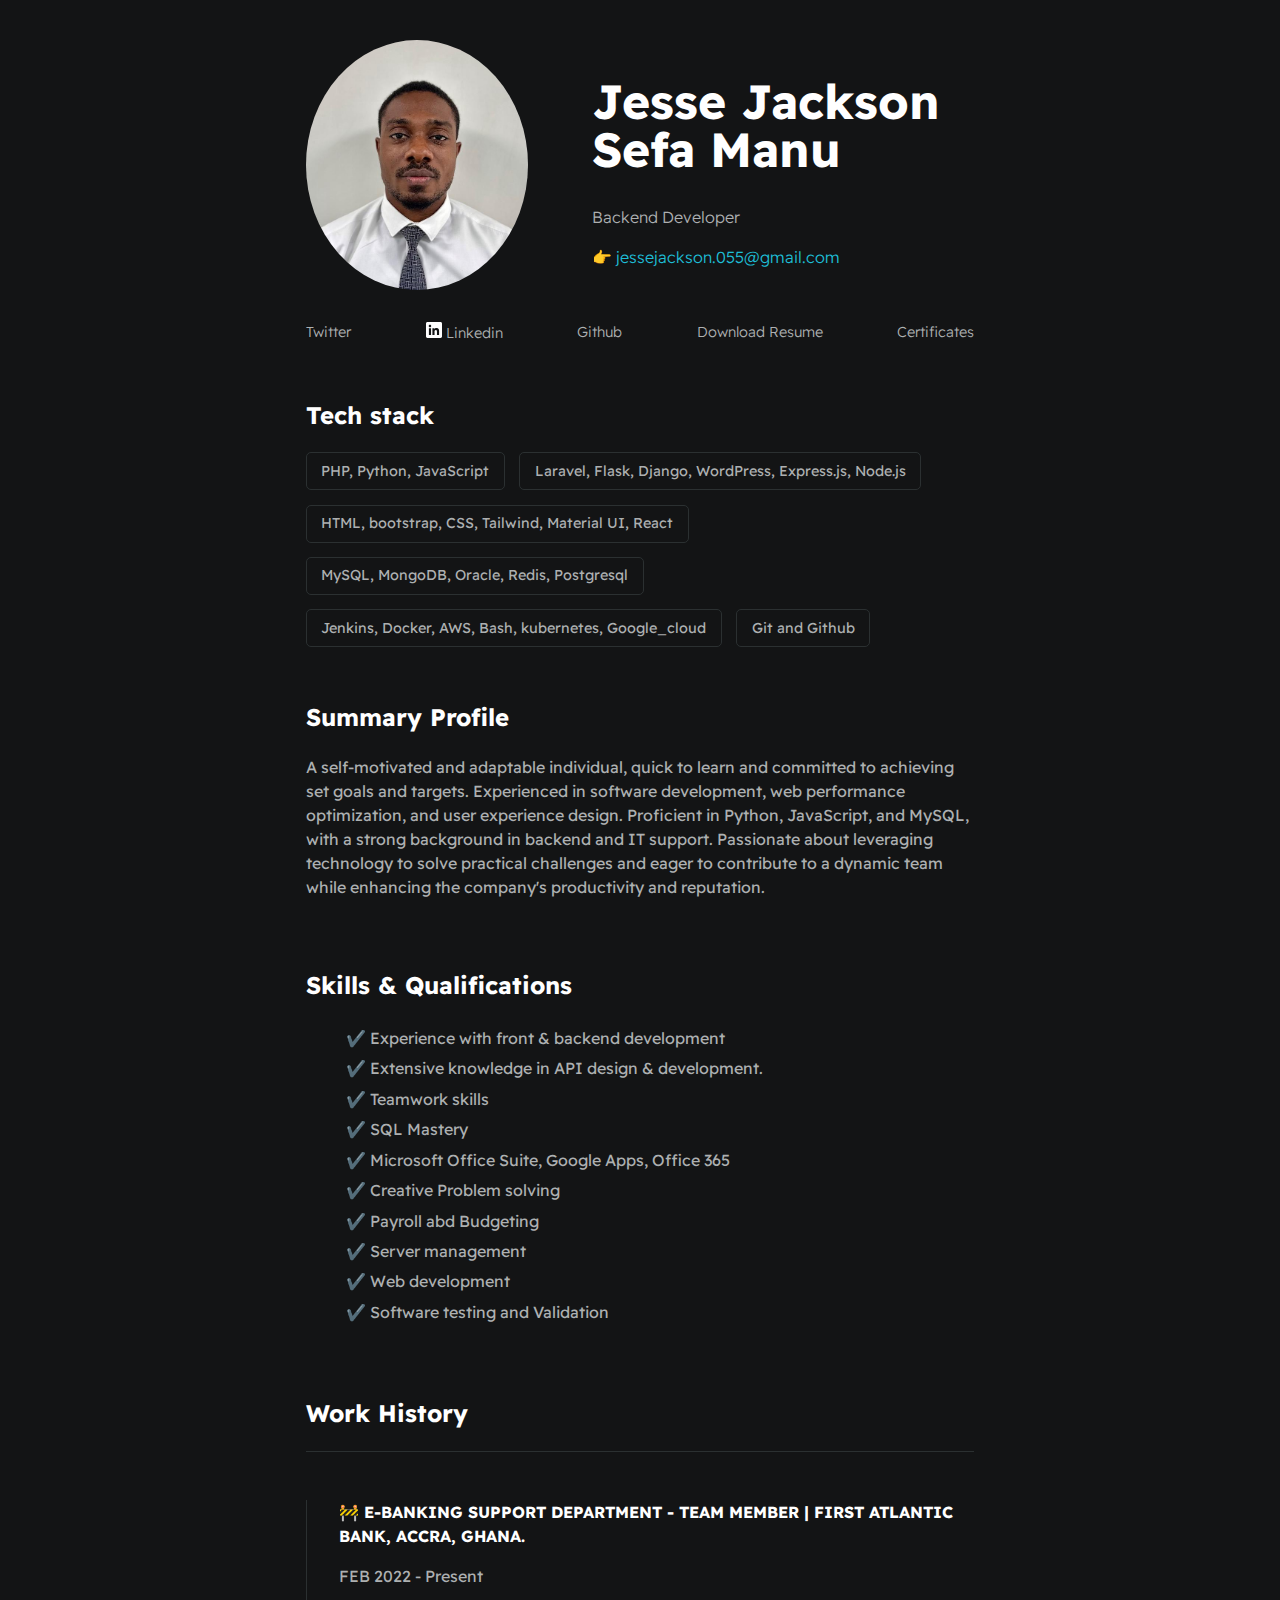
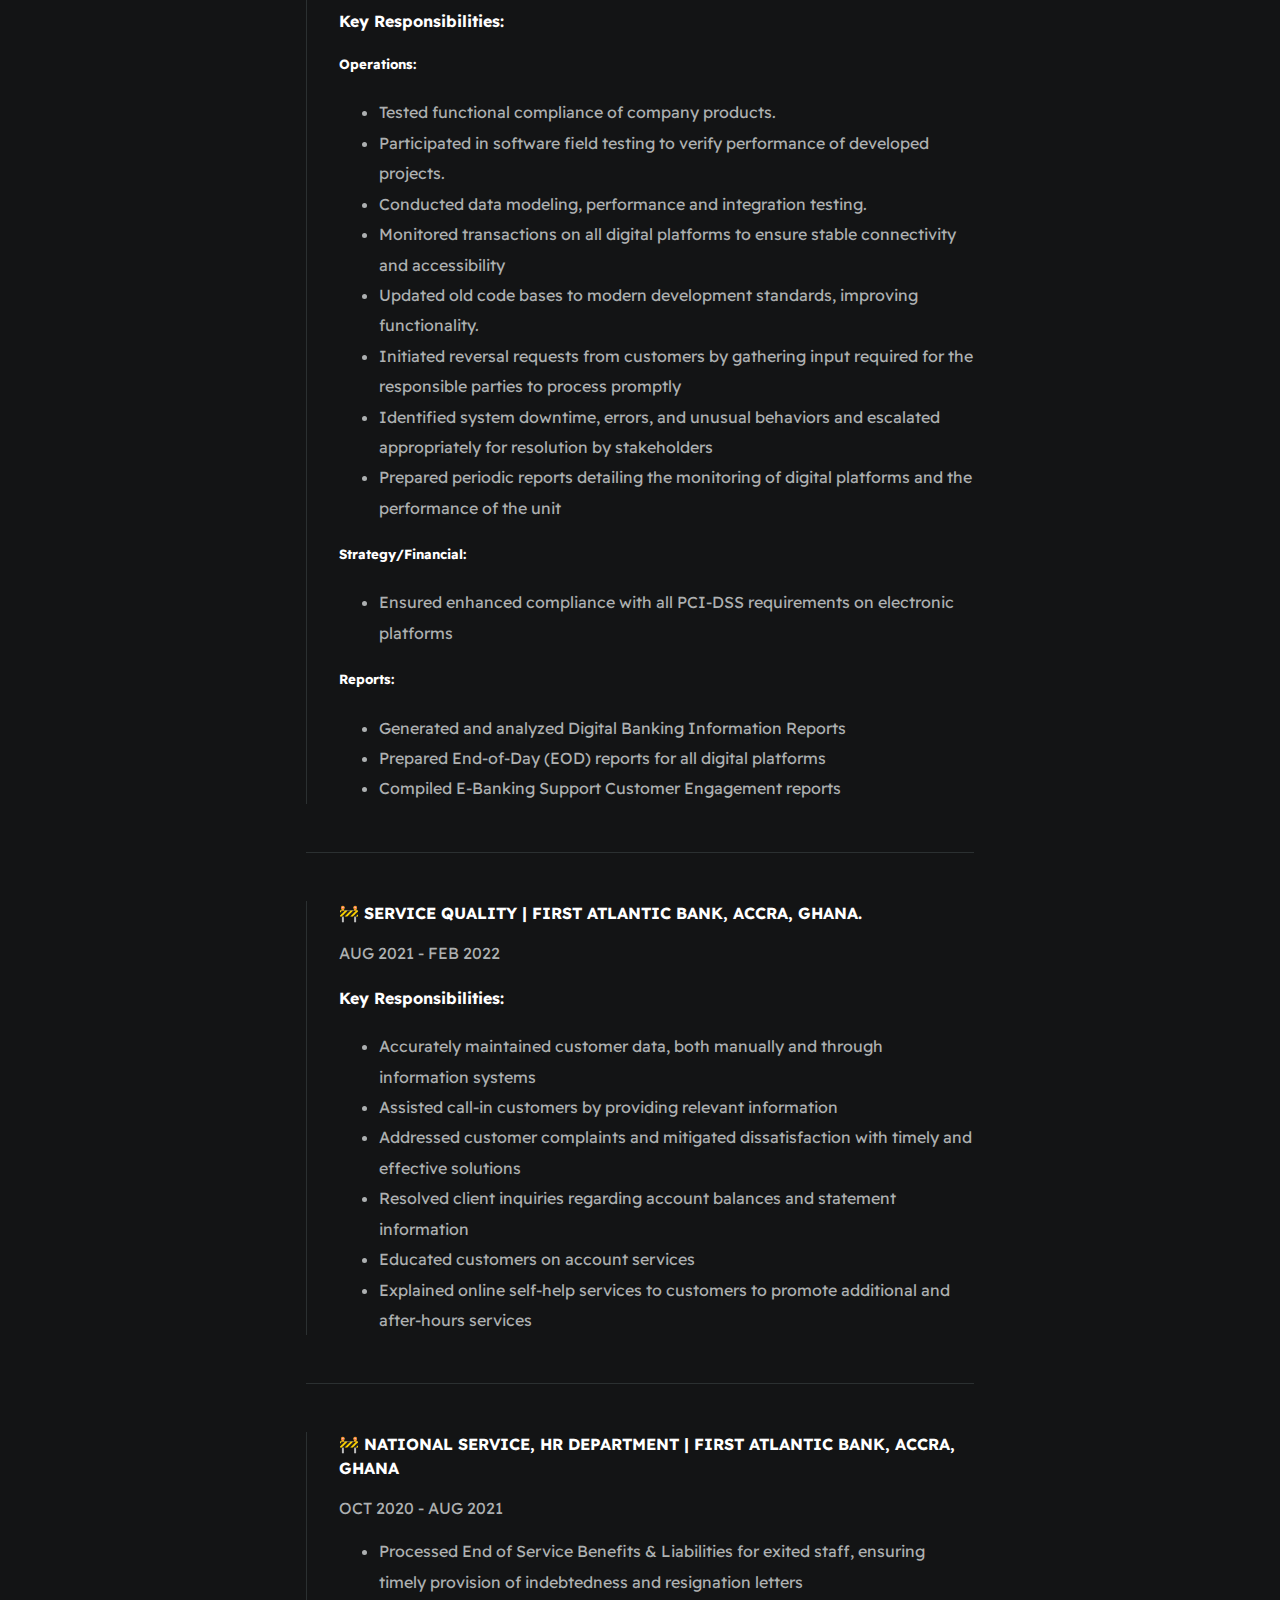
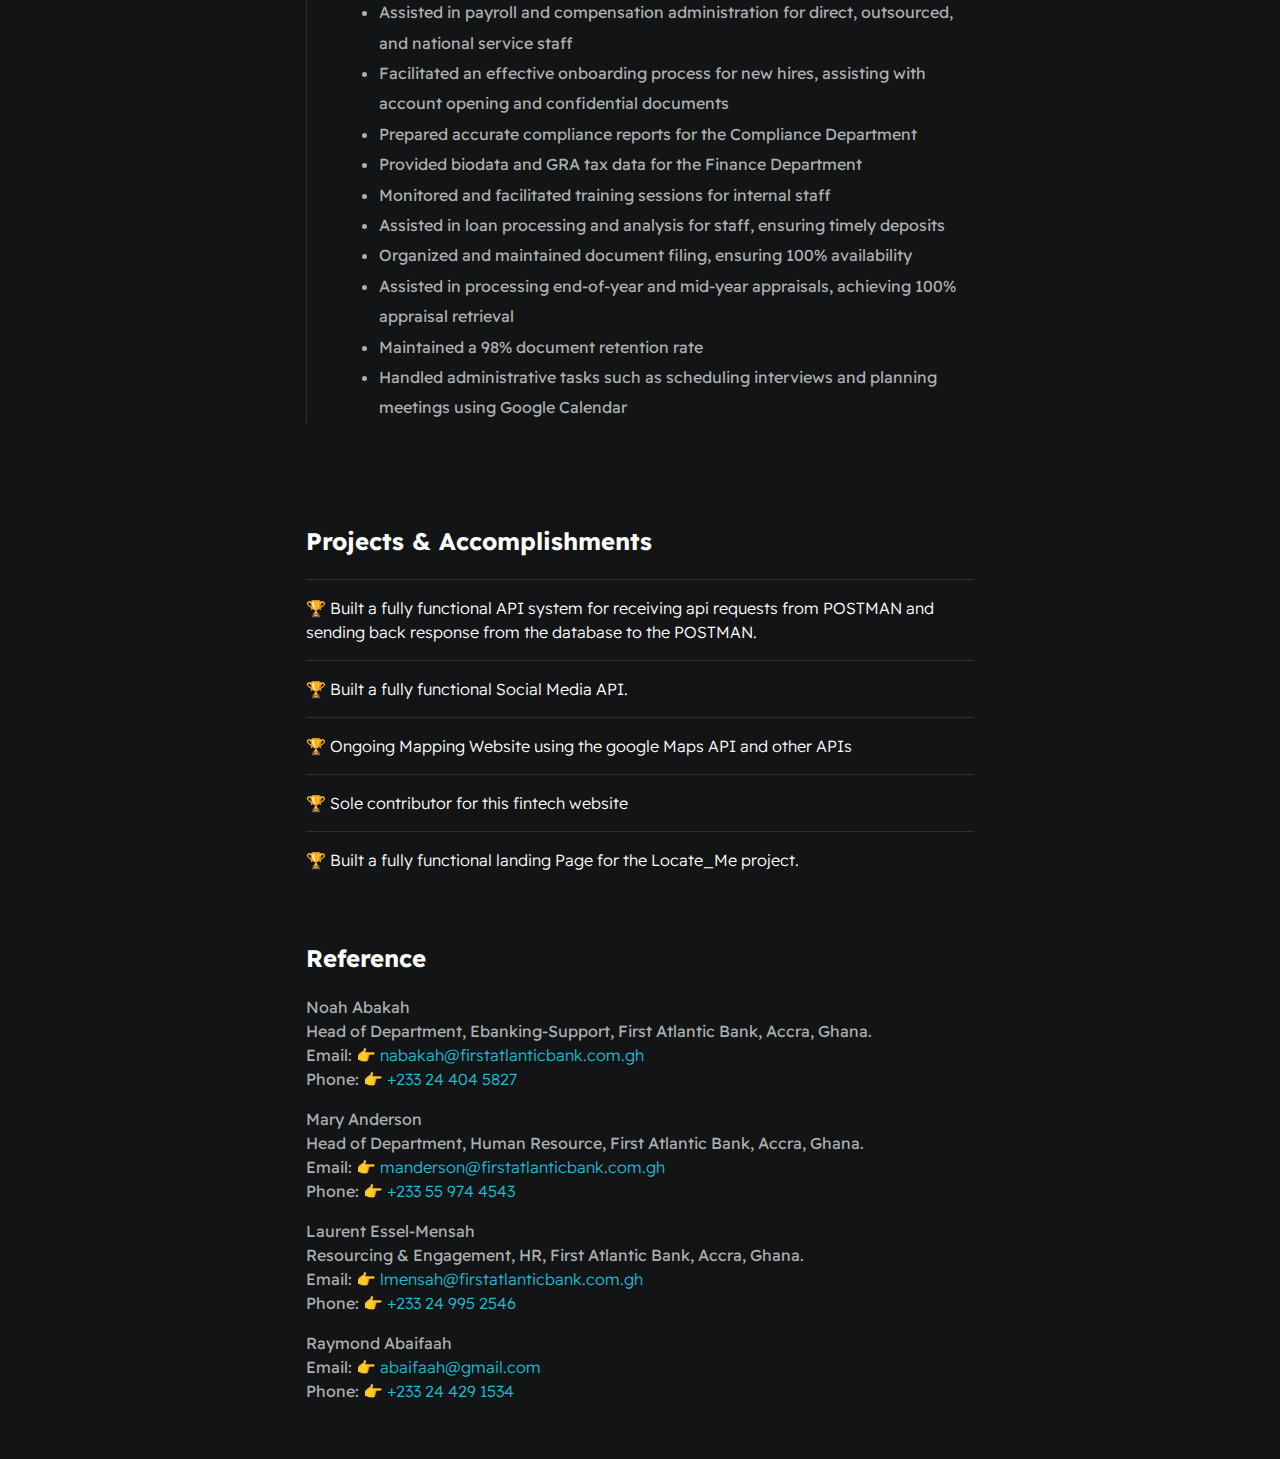
<file: index.html>
<!DOCTYPE html>
<html>

<head>
    <meta charset="utf-8">
    <meta http-equiv="X-UA-Compatible" content="IE=edge">
    <title>Online CV</title>
    <meta name="description" content="">
    <meta name="viewport" content="width=device-width, initial-scale=1">
    <link rel="canonical" href="" />
    <meta property="og:locale" content="en_US" />
    <meta property="og:type" content="website" />
    <meta property="og:title" content="Online Resume & Portfolio" />
    <meta property="og:description" content="Online Resume & Portfolio" />
    <meta property="og:url" content="https://localhost/" />
    <meta property="og:site_name" content="Jesse's CV" />
    <meta property="og:image" content="" />
    <meta name="twitter:card" content="summary_large_image" />
    <link rel="stylesheet" href="./styles/style.css">
</head>

<body>
    <div id="container--main">
        <section id="wrapper--hero" class="section--page">
            <img id="profile-pic" src="./assets/images/11145892-3dbf-4f47-a926-f1a08d4bb546.jpeg">
            <div>
                <h1 id="user-name">Jesse Jackson Sefa Manu</h1>
                <p id="bio">Backend Developer</p>
                <p id="email"><a href="mailto://jessejackson.055@gmail.com">👉 jessejackson.055@gmail.com</a></p>
            </div>
        </section>
        <section class="section--page">
            <div id="socials--list">
                <a href="#" target="_blank">Twitter</a>
                <a href="https://www.linkedin.com/in/jesse-jackson-792729193/" target="_blank">
                    <svg xmlns="http://www.w3.org/2000/svg" width="16" height="16" viewBox="0 0 16 16" fill="none"
                        role="img" aria-labelledby="abyeq2hd9lftil59vwgc5fk6qrztvezs" class="octicon">
                        <title id="abyeq2hd9lftil59vwgc5fk6qrztvezs">LinkedIn</title>
                        <g clip-path="url(#clip0_202_91845)">
                            <path
                                d="M14.5455 0H1.45455C0.650909 0 0 0.650909 0 1.45455V14.5455C0 15.3491 0.650909 16 1.45455 16H14.5455C15.3491 16 16 15.3491 16 14.5455V1.45455C16 0.650909 15.3491 0 14.5455 0ZM5.05746 13.0909H2.912V6.18764H5.05746V13.0909ZM3.96291 5.20073C3.27127 5.20073 2.712 4.64 2.712 3.94982C2.712 3.25964 3.272 2.69964 3.96291 2.69964C4.65236 2.69964 5.21309 3.26036 5.21309 3.94982C5.21309 4.64 4.65236 5.20073 3.96291 5.20073ZM13.0938 13.0909H10.9498V9.73382C10.9498 8.93309 10.9353 7.90327 9.83491 7.90327C8.71855 7.90327 8.54691 8.77527 8.54691 9.67564V13.0909H6.40291V6.18764H8.46109V7.13091H8.49018C8.77673 6.58836 9.47636 6.016 10.52 6.016C12.6924 6.016 13.0938 7.44582 13.0938 9.30473V13.0909V13.0909Z"
                                fill="currentColor"></path>
                        </g>
                    </svg>
                    Linkedin
                </a>
                <a href="https://github.com/Jesse-Jagger" target="_blank">Github</a>
                <a href="https://drive.google.com/file/d/1O4-JgK55RofTSa2XIHC0s4O0mDaePdwV/view?usp=sharing"
                    target="_blank">Download Resume</a>
                <a href="https://drive.google.com/file/d/1oerPrMbTJbdbMj2P6uHLz7oJtl9NQ8Rc/view?usp=sharing" target="_blank">Certificates</a>
                </a>
            </div>
        </section>



        <section class="section--page">
            <h2>Tech stack</h2>

            <div id="wrapper--techstack__items">
                <div class="card--techstack"><span>PHP, Python, JavaScript</span></div>
                <div class="card--techstack"><span>Laravel, Flask, Django, WordPress, Express.js, Node.js</span></div>
                <div class="card--techstack"><span>HTML, bootstrap, CSS, Tailwind, Material UI, React</span></div>
                <div class="card--techstack"><span>MySQL, MongoDB, Oracle, Redis, Postgresql</span></div>
                <div class="card--techstack"><span>Jenkins, Docker, AWS, Bash, kubernetes, Google_cloud</span></div>
                <div class="card--techstack"><span>Git and Github</span></div>
            </div>
        </section>

        <section class="section--page">
            <h2>Summary Profile</h2>
            <p>A self-motivated and adaptable individual, quick to learn and committed to achieving set goals and targets. Experienced in software development, web performance optimization, and user experience design. Proficient in Python, JavaScript, and MySQL, with a strong background in backend and IT support. Passionate about leveraging technology to solve practical challenges and eager to contribute to a dynamic team while enhancing the company's productivity and reputation.</p>
        </section>

        <section class="section--page">
            <h2>Skills & Qualifications</h2>
            <ul id="qualifications--list">
                <li>✔️ Experience with front & backend development</li>
                <li>✔️ Extensive knowledge in API design & development.</li>
                <li>✔️ Teamwork skills</li>
                <li>✔️ SQL Mastery</li>
                <li>✔️ Microsoft Office Suite, Google Apps, Office 365</li>
                <li>✔️ Creative Problem solving</li>
                <li>✔️ Payroll abd Budgeting</li>
                <li>✔️ Server management</li>
                <li>✔️ Web development</li>
                <li>✔️ Software testing and Validation</li>
            </ul>
        </section>

        <section id="work-history-wrapper" class="section--page">
            <h2>Work History</h2>

            <div class="line-break"></div>
            <div class="card--work-history">
                <strong>🚧 E-Banking Support Department - Team Member | First Atlantic Bank, Accra, Ghana.</strong>
                <p>FEB 2022 - Present</p>
                <h4>Key Responsibilities:</h4>
                <h5>Operations:</h5>
                <ul>
                    <li>Tested functional compliance of company products.</li>
                    <li>Participated in software field testing to verify performance of developed projects.</li>
                    <li>Conducted data modeling, performance and integration testing.</li>
                    <li>Monitored transactions on all digital platforms to ensure stable connectivity and accessibility</li>
                    <li>Updated old code bases to modern development standards, improving functionality.</li>
                    <li>Initiated reversal requests from customers by gathering input required for the responsible parties to process promptly</li>
                    <li>Identified system downtime, errors, and unusual behaviors and escalated appropriately for resolution by stakeholders</li>
                    <li>Prepared periodic reports detailing the monitoring of digital platforms and the performance of the unit</li>
                </ul>
                <h5>Strategy/Financial:</h5>
                <ul>
                    <li>Ensured enhanced compliance with all PCI-DSS requirements on electronic platforms</li>
                </ul>
                <h5>Reports:</h5>
                <ul>
                    <li>Generated and analyzed Digital Banking Information Reports</li>
                    <li>Prepared End-of-Day (EOD) reports for all digital platforms</li>
                    <li>Compiled E-Banking Support Customer Engagement reports</li>
                </ul>
            </div>

            <div class="line-break"></div>
            <div class="card--work-history">
                <strong>🚧 Service Quality | First Atlantic Bank, Accra, Ghana.</strong>
                <p>AUG 2021 - FEB 2022</p>
                <h4>Key Responsibilities:</h4>
                <ul>
                    <li>Accurately maintained customer data, both manually and through information systems</li>
                    <li>Assisted call-in customers by providing relevant information</li>
                    <li>Addressed customer complaints and mitigated dissatisfaction with timely and effective solutions</li>
                    <li>Resolved client inquiries regarding account balances and statement information</li>
                    <li>Educated customers on account services</li>
                    <li>Explained online self-help services to customers to promote additional and after-hours services</li>
                </ul>
            </div>

            <div class="line-break"></div>
            <div class="card--work-history">
                <strong>🚧 National Service, HR Department | First Atlantic Bank, Accra, Ghana</strong>
                <p>OCT 2020 - AUG 2021</p>
                <ul>
                    <li>Processed End of Service Benefits & Liabilities for exited staff, ensuring timely provision of indebtedness and resignation letters</li>
                    <li>Assisted in payroll and compensation administration for direct, outsourced, and national service staff</li>
                    <li>Facilitated an effective onboarding process for new hires, assisting with account opening and confidential documents</li>
                    <li>Prepared accurate compliance reports for the Compliance Department</li>
                    <li>Provided biodata and GRA tax data for the Finance Department</li>
                    <li>Monitored and facilitated training sessions for internal staff</li>
                    <li>Assisted in loan processing and analysis for staff, ensuring timely deposits</li>
                    <li>Organized and maintained document filing, ensuring 100% availability</li>
                    <li>Assisted in processing end-of-year and mid-year appraisals, achieving 100% appraisal retrieval</li>
                    <li>Maintained a 98% document retention rate</li>
                    <li>Handled administrative tasks such as scheduling interviews and planning meetings using Google Calendar</li>
                </ul>
            </div>

        </section>

        <section class="section--page">
            <h2>Projects & Accomplishments</h2>

            <div class="card--project">
                <a href="https://github.com/Jesse-Jagger/DB_API.git"><span>🏆 </span>Built a fully functional API
                    system for receiving api requests from POSTMAN and sending back response from the database to the POSTMAN.</a>
            </div>

            <div class="card--project">
                <a href="https://github.com/Jesse-Jagger/SM_API.git"><span>🏆 </span>Built a fully functional Social Media API.</a>
            </div>

            <div class="card--project">
                <a href="https://github.com/Jesse-Jagger/mvp.git"><span>🏆 </span>

                    Ongoing Mapping Website using the google Maps API and other APIs</a>
            </div>

            <div class="card--project">
                <a href="https://aureaoctave.com/login"><span>🏆 </span>
                    Sole contributor for this fintech website</a>
            </div>

            <div class="card--project">
                <a href="https://extraordinary-nasturtium-988c69.netlify.app "><span>🏆 </span>Built a fully functional landing Page for the Locate_Me project.</a>
            </div>

        </section>
        <section class="section--page">
            <h2>Reference</h2>
            <p>
                Noah Abakah<br>
                Head of Department, Ebanking-Support, First Atlantic Bank, Accra, Ghana.<br>
                Email: <a href="mailto:nabakah@firstatlanticbank.com.gh">👉 nabakah@firstatlanticbank.com.gh</a><br>
                Phone: <a href="tel:+233244045827">👉 +233 24 404 5827</a>
            </p>
            <p>
                Mary Anderson<br>
                Head of Department, Human Resource, First Atlantic Bank, Accra, Ghana.<br>
                Email: <a href="mailto:manderson@firstatlanticbank.com.gh">👉 manderson@firstatlanticbank.com.gh</a><br>
                Phone: <a href="tel:+233 55 974 4543">👉 +233 55 974 4543</a>
            </p>
            <p>
                Laurent Essel-Mensah<br>
                Resourcing & Engagement, HR, First Atlantic Bank, Accra, Ghana.<br>
                Email: <a href="mailto:lmensah@firstatlanticbank.com.gh">👉 lmensah@firstatlanticbank.com.gh</a><br>
                Phone: <a href="tel: +233 24 995 2546">👉 +233 24 995 2546 </a>
            </p>
            <p>
                Raymond Abaifaah<br>
                Email: <a href="mailto:abaifaah@gmail.com">👉 abaifaah@gmail.com </a><br>
                Phone: <a href="tel:+233 24 429 1534">👉 +233 24 429 1534</a>
            </p>
        </section>
        
    </div>
        
    </body>
</html>
</file>
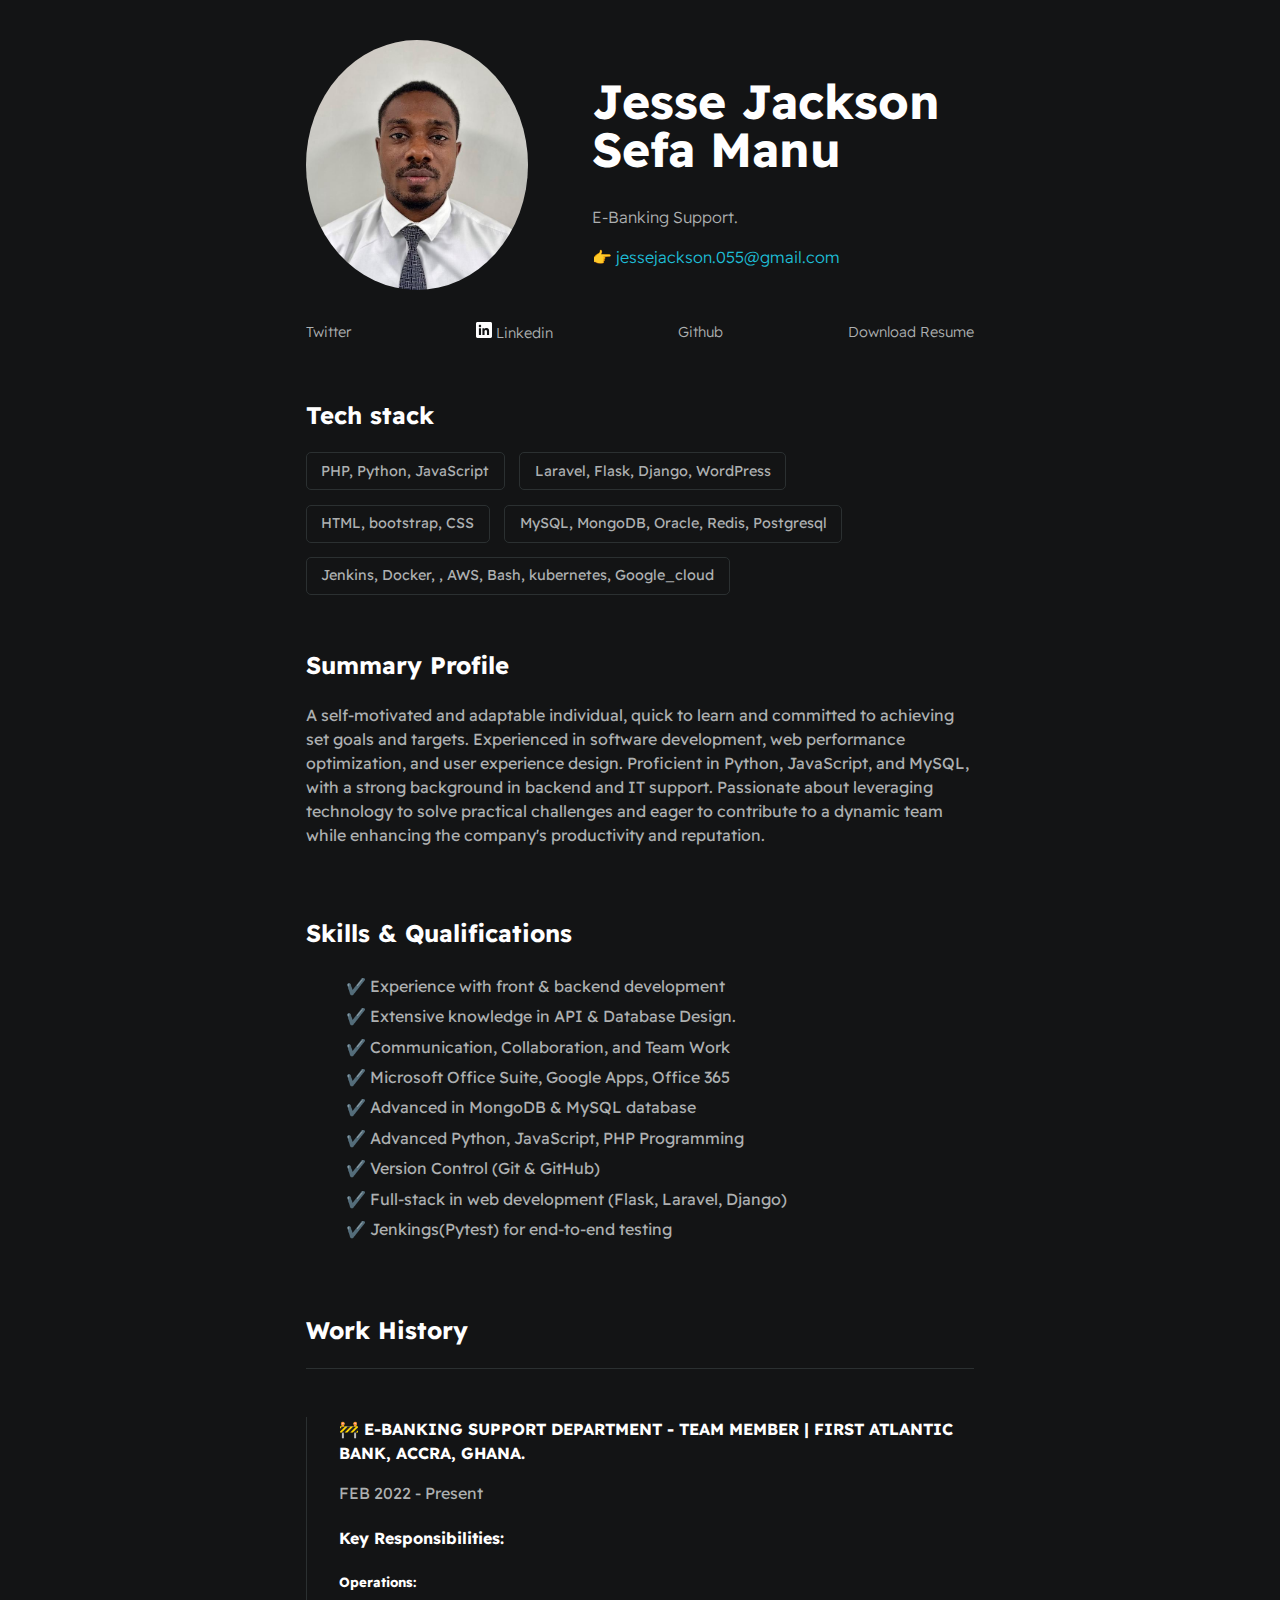
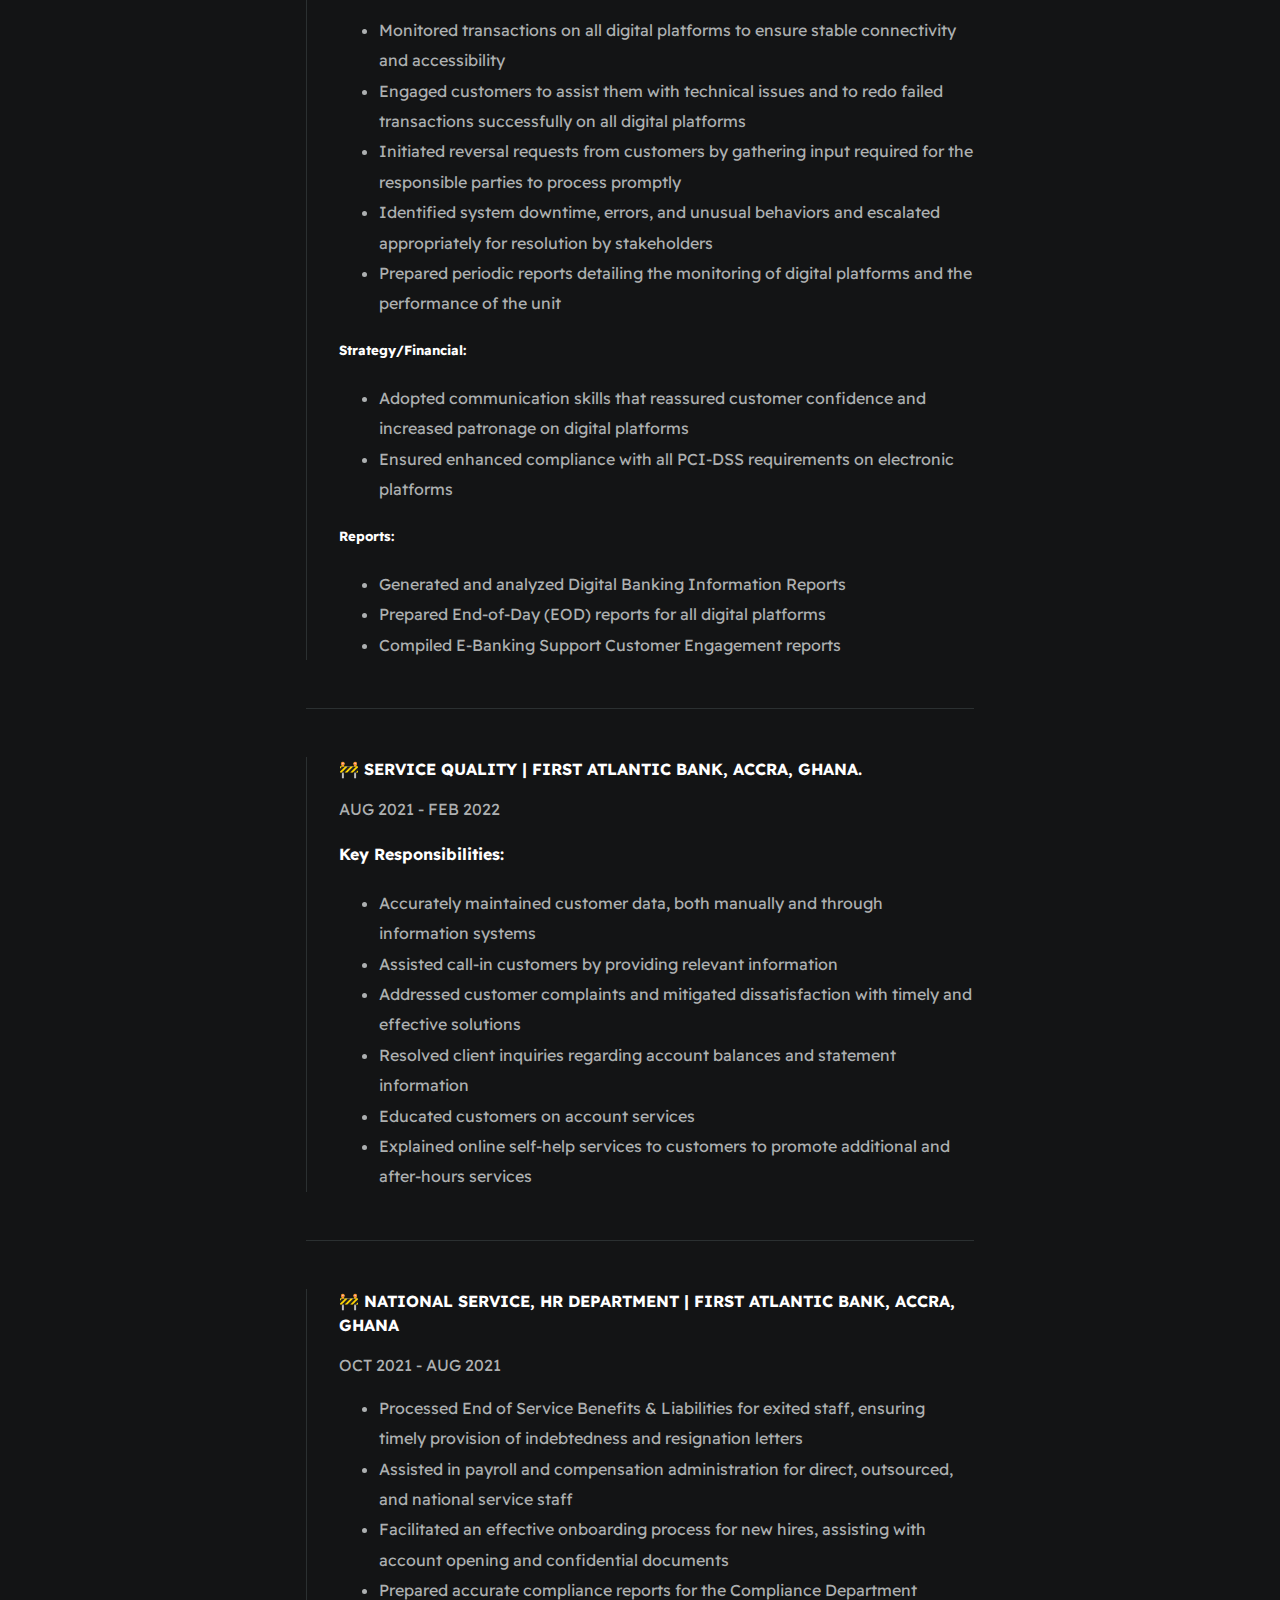
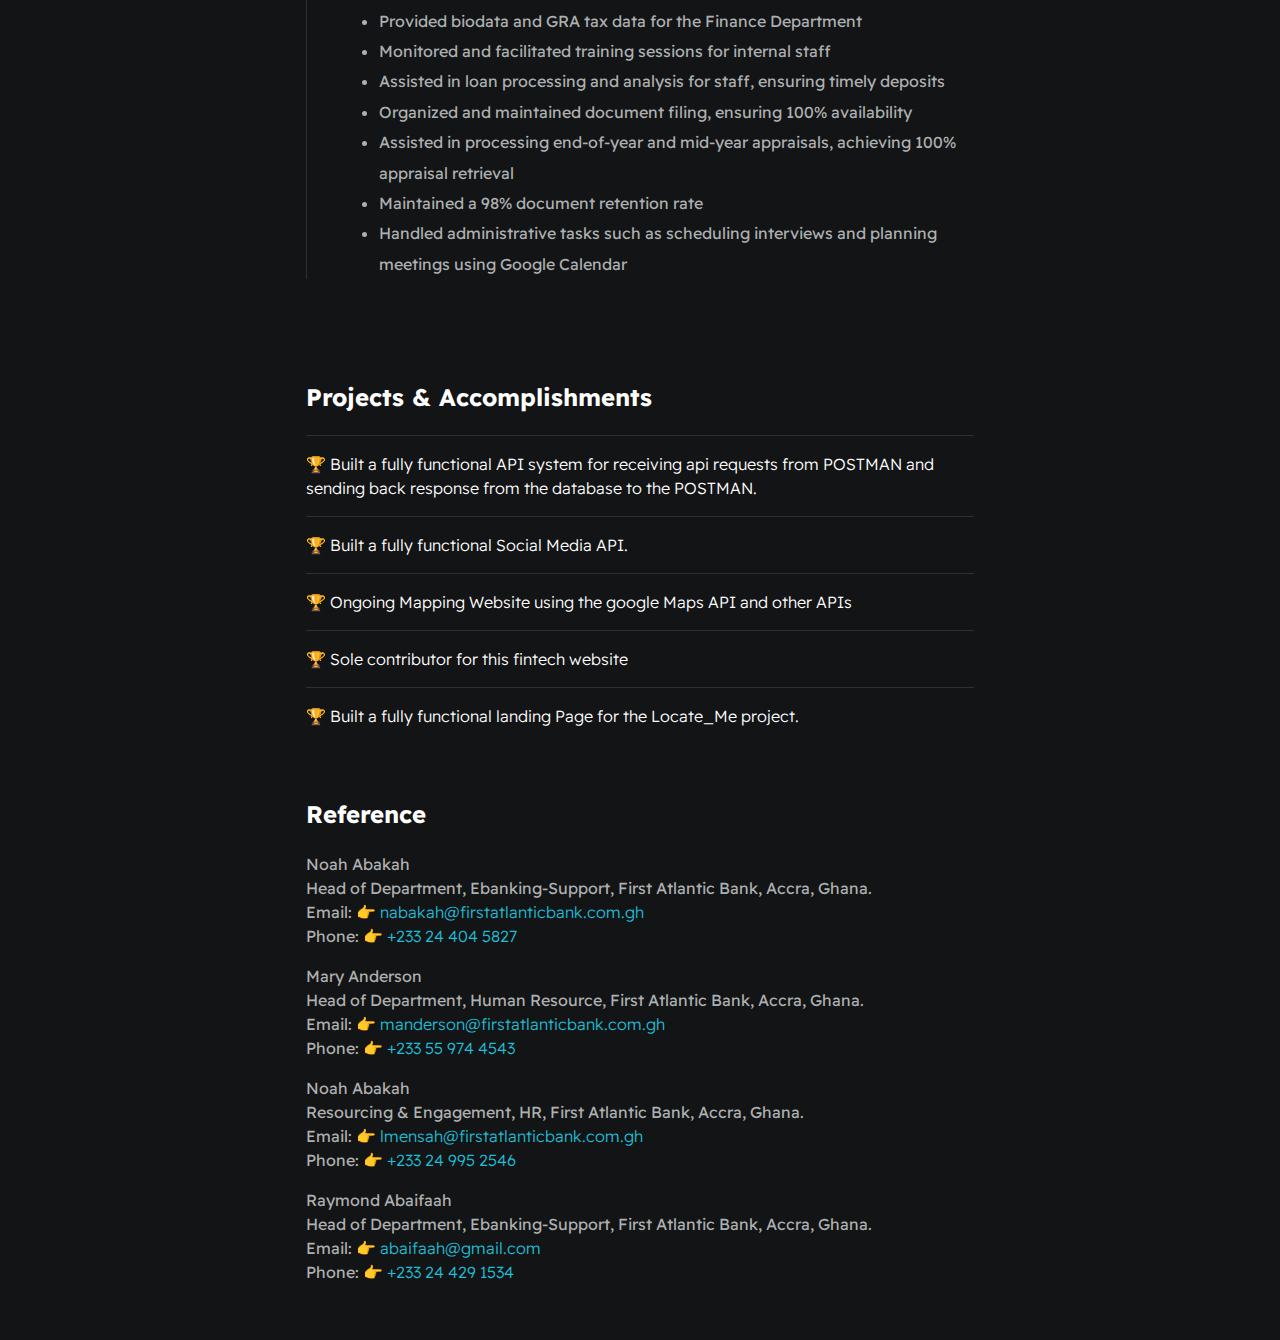
<file: resume.html>
<!DOCTYPE html>
<html>

<head>
    <meta charset="utf-8">
    <meta http-equiv="X-UA-Compatible" content="IE=edge">
    <title>Online CV | Hamza Umar</title>
    <meta name="description" content="">
    <meta name="viewport" content="width=device-width, initial-scale=1">
    <link rel="canonical" href="" />
    <meta property="og:locale" content="en_US" />
    <meta property="og:type" content="website" />
    <meta property="og:title" content="Online Resume & Portfolio" />
    <meta property="og:description" content="Online Resume & Portfolio" />
    <meta property="og:url" content="https://localhost/" />
    <meta property="og:site_name" content="Jesse' CV" />
    <meta property="og:image" content="" />
    <meta name="twitter:card" content="summary_large_image" />
    <link rel="stylesheet" href="./styles/style.css">
</head>

<body>
    <div id="container--main">
        <section id="wrapper--hero" class="section--page">
            <img id="profile-pic" src="./assets/images/11145892-3dbf-4f47-a926-f1a08d4bb546.jpeg">
            <div>
                <h1 id="user-name">Jesse Jackson Sefa Manu</h1>
                <p id="bio">E-Banking Support.</p>
                <p id="email"><a href="mailto://jessejackson.055@gmail.com">👉 jessejackson.055@gmail.com</a></p>
            </div>
        </section>
        <section class="section--page">
            <div id="socials--list">
                <a href="#" target="_blank">Twitter</a>
                <a href="https://www.linkedin.com/in/jesse-jackson-792729193/" target="_blank">
                    <svg xmlns="http://www.w3.org/2000/svg" width="16" height="16" viewBox="0 0 16 16" fill="none"
                        role="img" aria-labelledby="abyeq2hd9lftil59vwgc5fk6qrztvezs" class="octicon">
                        <title id="abyeq2hd9lftil59vwgc5fk6qrztvezs">LinkedIn</title>
                        <g clip-path="url(#clip0_202_91845)">
                            <path
                                d="M14.5455 0H1.45455C0.650909 0 0 0.650909 0 1.45455V14.5455C0 15.3491 0.650909 16 1.45455 16H14.5455C15.3491 16 16 15.3491 16 14.5455V1.45455C16 0.650909 15.3491 0 14.5455 0ZM5.05746 13.0909H2.912V6.18764H5.05746V13.0909ZM3.96291 5.20073C3.27127 5.20073 2.712 4.64 2.712 3.94982C2.712 3.25964 3.272 2.69964 3.96291 2.69964C4.65236 2.69964 5.21309 3.26036 5.21309 3.94982C5.21309 4.64 4.65236 5.20073 3.96291 5.20073ZM13.0938 13.0909H10.9498V9.73382C10.9498 8.93309 10.9353 7.90327 9.83491 7.90327C8.71855 7.90327 8.54691 8.77527 8.54691 9.67564V13.0909H6.40291V6.18764H8.46109V7.13091H8.49018C8.77673 6.58836 9.47636 6.016 10.52 6.016C12.6924 6.016 13.0938 7.44582 13.0938 9.30473V13.0909V13.0909Z"
                                fill="currentColor"></path>
                        </g>
                    </svg>
                    Linkedin
                </a>
                <a href="https://github.com/jesse_jagger" target="_blank">Github</a>
                <a href="https://drive.google.com/file/d/1s3YKo8YsSw2d3Xdc5Iuhsk6uD8GNVncl/view?usp=sharing"
                    target="_blank">Download Resume</a>
            </div>
        </section>



        <section class="section--page">
            <h2>Tech stack</h2>

            <div id="wrapper--techstack__items">
                <div class="card--techstack"><span>PHP, Python, JavaScript</span></div>
                <div class="card--techstack"><span>Laravel, Flask, Django, WordPress</span></div>
                <div class="card--techstack"><span>HTML, bootstrap, CSS</span></div>
                <div class="card--techstack"><span>MySQL, MongoDB, Oracle, Redis, Postgresql</span></div>
                <div class="card--techstack"><span>Jenkins, Docker, , AWS, Bash, kubernetes, Google_cloud</span></div>
            </div>
        </section>

        <section class="section--page">
            <h2>Summary Profile</h2>
            <p>A self-motivated and adaptable individual, quick to learn and committed to achieving set goals and targets. Experienced in software development, web performance optimization, and user experience design. Proficient in Python, JavaScript, and MySQL, with a strong background in backend and IT support. Passionate about leveraging technology to solve practical challenges and eager to contribute to a dynamic team while enhancing the company's productivity and reputation.</p>
        </section>

        <section class="section--page">
            <h2>Skills & Qualifications</h2>
            <ul id="qualifications--list">
                <li>✔️ Experience with front & backend development</li>
                <li>✔️ Extensive knowledge in API & Database Design.</li>
                <li>✔️ Communication, Collaboration, and Team Work</li>
                <li>✔️ Microsoft Office Suite, Google Apps, Office 365</li>
                <li>✔️ Advanced in MongoDB & MySQL database</li>
                <li>✔️ Advanced Python, JavaScript, PHP Programming</li>
                <li>✔️ Version Control (Git & GitHub)</li>
                <li>✔️ Full-stack in web development (Flask, Laravel, Django)</li>
                <li>✔️ Jenkings(Pytest) for end-to-end testing

            </ul>
        </section>

        <section id="work-history-wrapper" class="section--page">
            <h2>Work History</h2>

            <div class="line-break"></div>
            <div class="card--work-history">
                <strong>🚧 E-Banking Support Department - Team Member | First Atlantic Bank, Accra, Ghana.</strong>
                <p>FEB 2022 - Present</p>
                <h4>Key Responsibilities:</h4>
                <h5>Operations:</h5>
                <ul>
                    <li>Monitored transactions on all digital platforms to ensure stable connectivity and accessibility</li>
                    <li>Engaged customers to assist them with technical issues and to redo failed transactions successfully on all digital platforms</li>
                    <li>Initiated reversal requests from customers by gathering input required for the responsible parties to process promptly</li>
                    <li>Identified system downtime, errors, and unusual behaviors and escalated appropriately for resolution by stakeholders</li>
                    <li>Prepared periodic reports detailing the monitoring of digital platforms and the performance of the unit</li>
                </ul>
                <h5>Strategy/Financial:</h5>
                <ul>
                    <li>Adopted communication skills that reassured customer confidence and increased patronage on digital platforms</li>
                    <li>Ensured enhanced compliance with all PCI-DSS requirements on electronic platforms</li>
                </ul>
                <h5>Reports:</h5>
                <ul>
                    <li>Generated and analyzed Digital Banking Information Reports</li>
                    <li>Prepared End-of-Day (EOD) reports for all digital platforms</li>
                    <li>Compiled E-Banking Support Customer Engagement reports</li>
                </ul>
            </div>

            <div class="line-break"></div>
            <div class="card--work-history">
                <strong>🚧 Service Quality | First Atlantic Bank, Accra, Ghana.</strong>
                <p>AUG 2021 - FEB 2022</p>
                <h4>Key Responsibilities:</h4>
                <ul>
                    <li>Accurately maintained customer data, both manually and through information systems</li>
                    <li>Assisted call-in customers by providing relevant information</li>
                    <li>Addressed customer complaints and mitigated dissatisfaction with timely and effective solutions</li>
                    <li>Resolved client inquiries regarding account balances and statement information</li>
                    <li>Educated customers on account services</li>
                    <li>Explained online self-help services to customers to promote additional and after-hours services</li>
                </ul>
            </div>

            <div class="line-break"></div>
            <div class="card--work-history">
                <strong>🚧 National Service, HR Department | First Atlantic Bank, Accra, Ghana</strong>
                <p>OCT 2021 - AUG 2021</p>
                <ul>
                    <li>Processed End of Service Benefits & Liabilities for exited staff, ensuring timely provision of indebtedness and resignation letters</li>
                    <li>Assisted in payroll and compensation administration for direct, outsourced, and national service staff</li>
                    <li>Facilitated an effective onboarding process for new hires, assisting with account opening and confidential documents</li>
                    <li>Prepared accurate compliance reports for the Compliance Department</li>
                    <li>Provided biodata and GRA tax data for the Finance Department</li>
                    <li>Monitored and facilitated training sessions for internal staff</li>
                    <li>Assisted in loan processing and analysis for staff, ensuring timely deposits</li>
                    <li>Organized and maintained document filing, ensuring 100% availability</li>
                    <li>Assisted in processing end-of-year and mid-year appraisals, achieving 100% appraisal retrieval</li>
                    <li>Maintained a 98% document retention rate</li>
                    <li>Handled administrative tasks such as scheduling interviews and planning meetings using Google Calendar</li>
                </ul>
            </div>

        </section>

        <section class="section--page">
            <h2>Projects & Accomplishments</h2>

            <div class="card--project">
                <a href="https://github.com/Jesse-Jagger/DB_API.git"><span>🏆 </span>Built a fully functional API
                    system for receiving api requests from POSTMAN and sending back response from the database to the POSTMAN.</a>
            </div>

            <div class="card--project">
                <a href="https://github.com/Jesse-Jagger/SM_API.git"><span>🏆 </span>Built a fully functional Social Media API.</a>
            </div>

            <div class="card--project">
                <a href="https://github.com/Jesse-Jagger/mvp.git"><span>🏆 </span>

                    Ongoing Mapping Website using the google Maps API and other APIs</a>
            </div>

            <div class="card--project">
                <a href="http://aureaoctave.com"><span>🏆 </span>
                    Sole contributor for this fintech website</a>
            </div>

            <div class="card--project">
                <a href="https://extraordinary-nasturtium-988c69.netlify.app "><span>🏆 </span>Built a fully functional landing Page for the Locate_Me project.</a>
            </div>

        </section>
        <section class="section--page">
            <h2>Reference</h2>
            <p>
                Noah Abakah<br>
                Head of Department, Ebanking-Support, First Atlantic Bank, Accra, Ghana.<br>
                Email: <a href="mailto:nabakah@firstatlanticbank.com.gh">👉 nabakah@firstatlanticbank.com.gh</a><br>
                Phone: <a href="tel:+233244045827">👉 +233 24 404 5827</a>
            </p>
            <p>
                Mary Anderson<br>
                Head of Department, Human Resource, First Atlantic Bank, Accra, Ghana.<br>
                Email: <a href="mailto:manderson@firstatlanticbank.com.gh">👉 manderson@firstatlanticbank.com.gh</a><br>
                Phone: <a href="tel:+233 55 974 4543">👉 +233 55 974 4543</a>
            </p>
            <p>
                Noah Abakah<br>
                Resourcing & Engagement, HR, First Atlantic Bank, Accra, Ghana.<br>
                Email: <a href="mailto:lmensah@firstatlanticbank.com.gh">👉 lmensah@firstatlanticbank.com.gh</a><br>
                Phone: <a href="tel: +233 24 995 2546">👉 +233 24 995 2546 </a>
            </p>
            <p>
                Raymond Abaifaah<br>
                Head of Department, Ebanking-Support, First Atlantic Bank, Accra, Ghana.<br>
                Email: <a href="mailto:abaifaah@gmail.com">👉 abaifaah@gmail.com </a><br>
                Phone: <a href="tel:+233 24 429 1534">👉 +233 24 429 1534</a>
            </p>
        </section>
        
    </div>
        
    </body>
</html>
</file>
<file: styles/style.css>
@import url("https://fonts.googleapis.com/css2?family=Readex+Pro:wght@300;400;500;600;700&display=swap");

:root {
  --mainTextColor-light: #000;
  --secondaryTextColor-light: rgb(51 51 51);
  --mainLinkColor-light: #0da2b8;
  --mainBorderColor-light: rgb(218, 218, 218);
  --mainBgColor-light: rgb(249, 250, 251);

  --mainTextColor-dark: #fff;
  --secondaryTextColor-dark: #adb0b1;
  --mainLinkColor-dark: rgb(30, 190, 214);
  --mainBorderColor-dark: #2b3031;
  --mainBgColor-dark: #131415;

  --mainTextColor: var(--mainTextColor-dark);
  --secondaryTextColor: var(--secondaryTextColor-dark);
  --mainLinkColor: var(--mainLinkColor-dark);
  --mainBorderColor: var(--mainBorderColor-dark);
  --mainBgColor: var(--mainBgColor-dark);
}

* {
  font-family: "Readex Pro";
  line-height: 1.5em;
  box-sizing: border-box;
  color: var(--mainTextColor);
}

body {
  background-color: var(--mainBgColor);
}

p,
span,
li {
  color: var(--secondaryTextColor);
  font-size: 1em;
}

a {
  text-decoration: none;
  color: var(--mainLinkColor);
  font-weight: 500;
}

li {
  line-height: 1.9em;
}

#container--main {
  max-width: 700px;
  margin: 0 auto;
  padding: 1em;
}

.section--page {
  padding-top: 1em;
  padding-bottom: 1em;
}

#wrapper--hero {
  display: flex;
  align-items: center;
  gap: 4em;
}

#bio,
a {
  font-weight: 300;
}

#user-name {
  font-size: 48px;
  line-height: 1em;
}

#profile-pic {
  width: 250px;
  height: 250px;
  object-fit: cover;
  /* transform: scale(1.5); */
  border-radius: 50%;
}

#email {
  color: var(--mainTextColor);
}

#socials--list {
  display: flex;
  justify-content: space-between;
  column-gap: 1em;
  flex-wrap: wrap;
}

#socials--list a {
  font-weight: 300;
  color: var(--secondaryTextColor);
  font-size: 0.9em;
  transition: 0.3s;
}

#socials--list a:hover {
  font-weight: 100;
  color: var(--mainLinkColor);
  font-size: 0.9em;
}

#qualifications--list {
  list-style: none;
}

#wrapper--techstack__items {
  display: flex;
  flex-wrap: wrap;
  gap: 1em;
  font-size: 0.9em;
}

.card--techstack {
  border: 1px solid var(--mainBorderColor);
  border-radius: 5px;
  padding: 0.5em 1em;
  align-items: center;
}

.card--project {
  padding-top: 1em;
  padding-bottom: 1em;
  border-top: 1px solid var(--mainBorderColor);
}

.card--project a {
  color: var(--mainTextColor);

  transition: 0.3s;
}

.card--project a:hover {
  color: rgb(30, 190, 214);
}

.card--work-history {
  border-left: 1px solid var(--mainBorderColor);
  margin-top: 3em;
  margin-bottom: 3em;
  padding-left: 2em;
}
.card--work-history strong {
  text-transform: uppercase !important;
}

.line-break {
  background-color: var(--mainBorderColor);
  height: 1px;
}

@media (max-width: 600px) {
  .section--page {
    padding-top: 1em;
    padding-bottom: 1em;
  }

  #wrapper--hero {
    display: flex;
    align-items: center;
    gap: 1em;
  }

  #profile-pic {
    width: 200px;
    height: 200px;
  }

  #wrapper--hero {
    flex-direction: column;
  }

  .card--work-history {
    border-left: none;
    padding-left: 0;
  }
}
</file>
